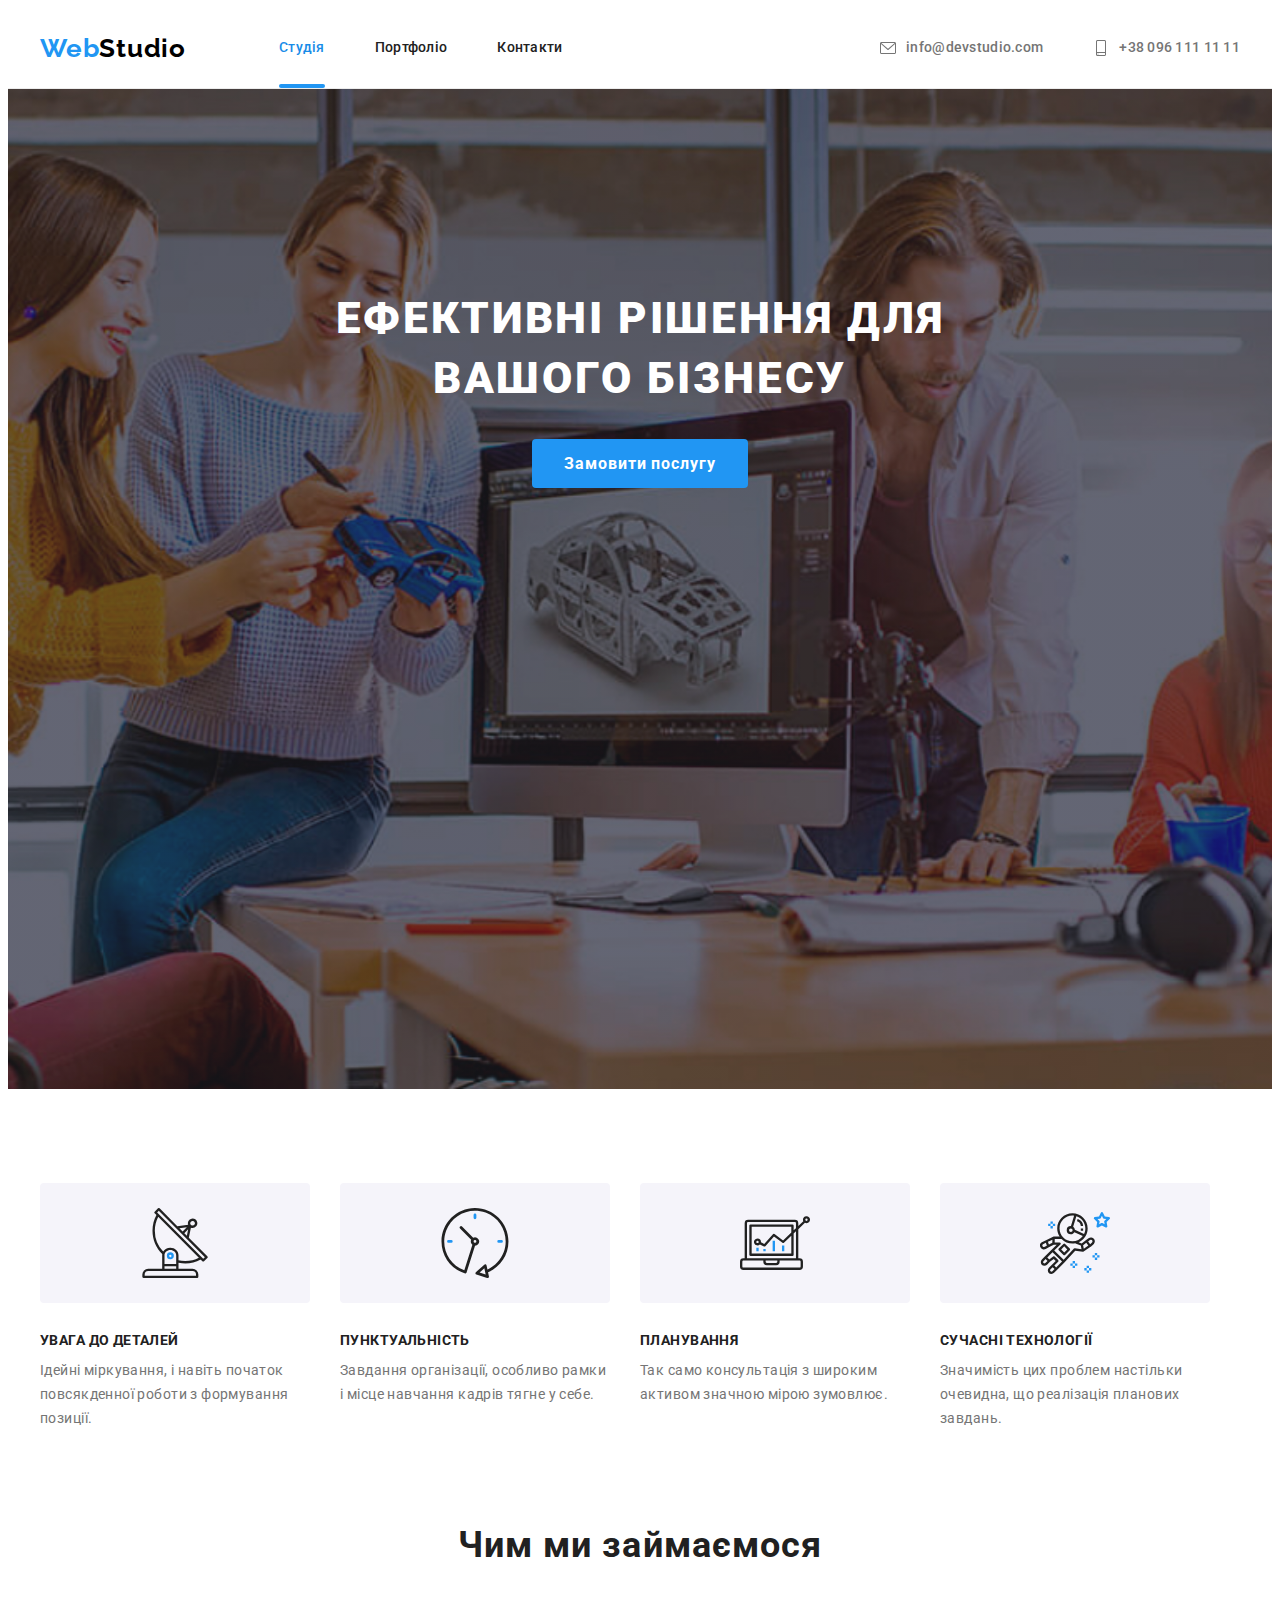
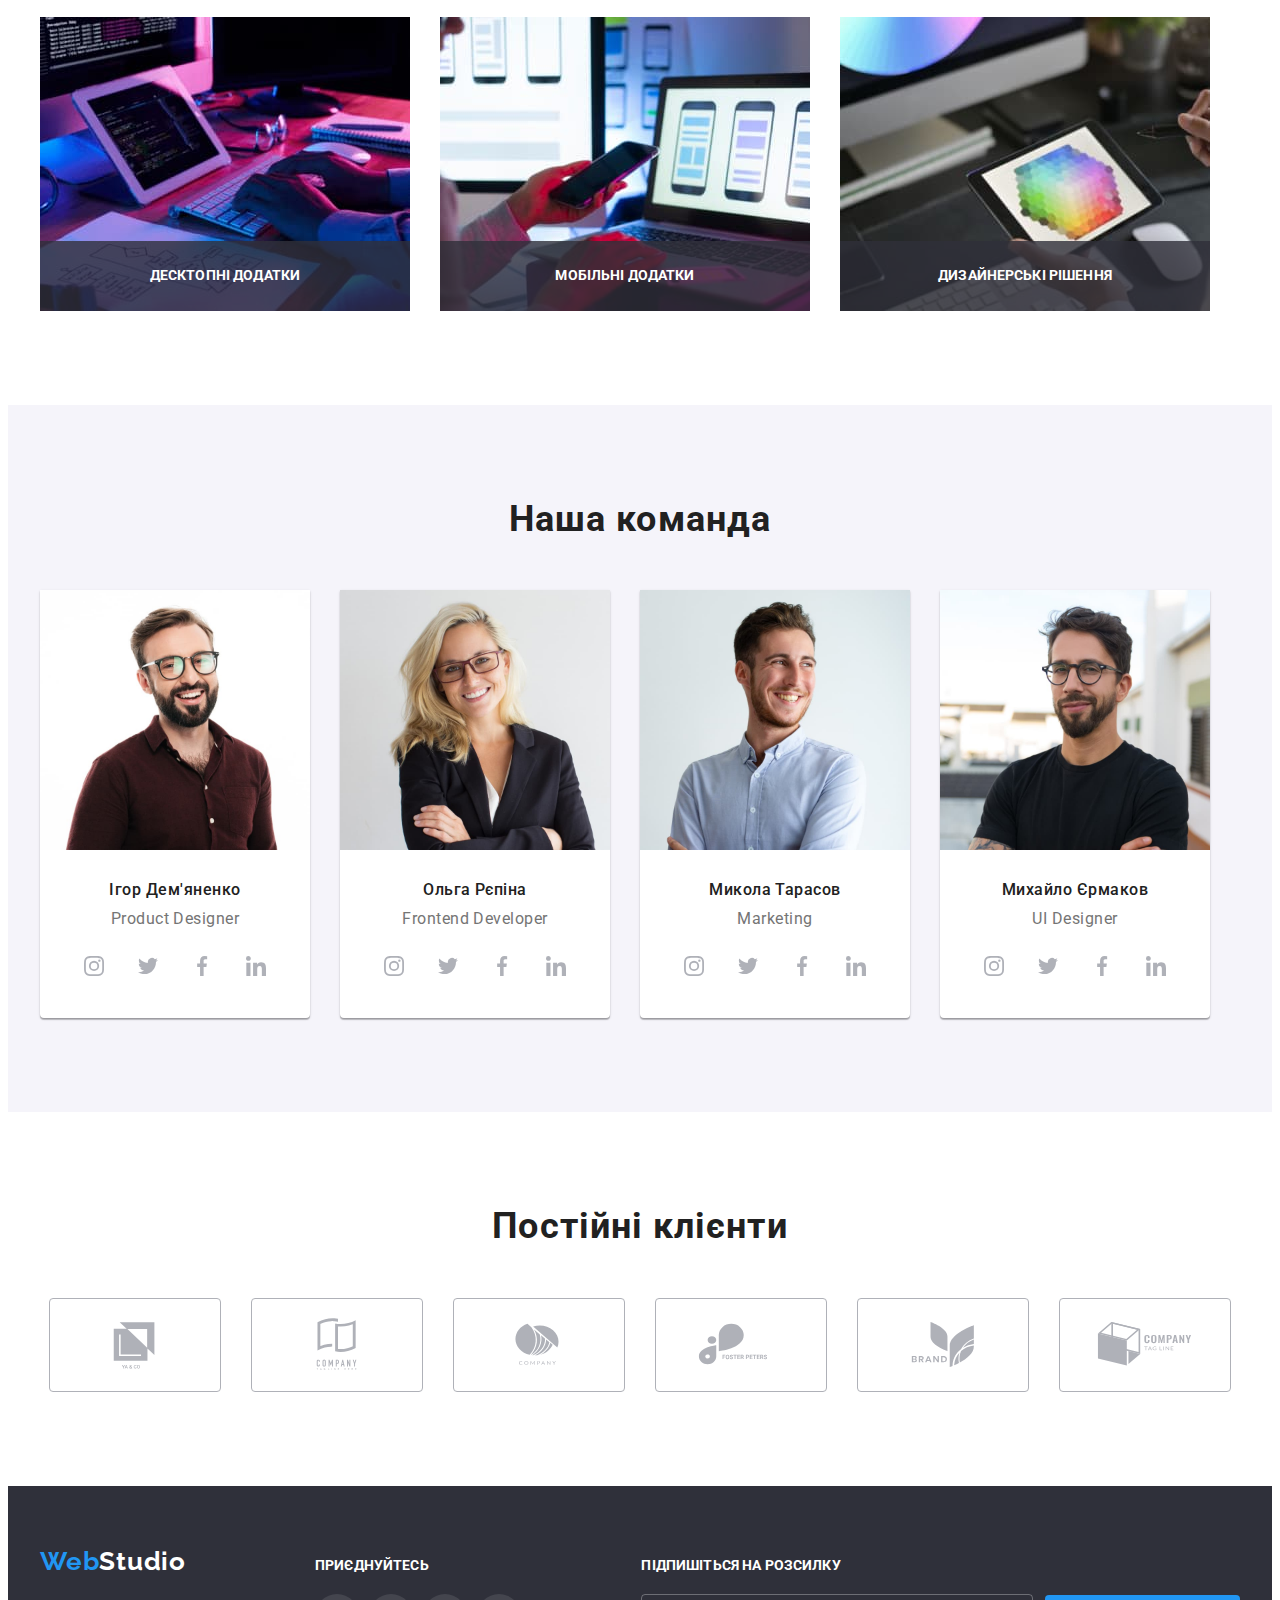
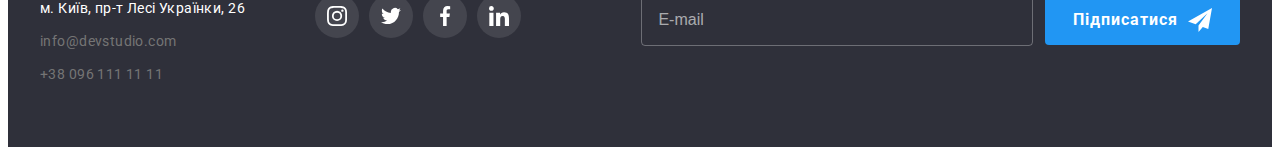
<file: index.html>
<!DOCTYPE html>
<html lang="uk">
  <head>
    <meta charset="UTF-8" />
    <meta http-equiv="X-UA-Compatible" content="IE=edge" />
    <meta name="viewport" content="width=device-width, initial-scale=1.0" />
    <title>Document</title>
    <link rel="preconnect" href="https://fonts.googleapis.com" />
    <link rel="preconnect" href="https://fonts.gstatic.com" crossorigin />
    <link
      href="https://fonts.googleapis.com/css2?family=Raleway:wght@700&family=Roboto:wght@400;500;700;900&display=swap"
      rel="stylesheet"
    />
    <link
      rel="stylesheet"
      href="https://cdnjs.cloudflare.com/ajax/libs/modern-normalize/1.1.0/modern-normalize.min.css"
      integrity="sha512-wpPYUAdjBVSE4KJnH1VR1HeZfpl1ub8YT/NKx4PuQ5NmX2tKuGu6U/JRp5y+Y8XG2tV+wKQpNHVUX03MfMFn9Q=="
      crossorigin="anonymous"
      referrerpolicy="no-referrer"
    />
    <link rel="stylesheet" href="./css/main.min.css" />
  </head>
  <body class="body">
    <header class="header">
      <div class="container header__body">
        <a href="./index.html" class="logo header__logo">
          <span class="logo__accent">Web</span>Studio
        </a>
        <nav class="nav">
          <ul class="nav__menu">
            <li class="nav__item">
              <a href="./index.html" class="nav__link current-page">Студія</a>
            </li>
            <li class="nav__item">
              <a href="./portfolio.html" class="nav__link">Портфоліо</a>
            </li>
            <li class="nav__item">
              <a href="" class="nav__link">Контакти</a>
            </li>
          </ul>
        </nav>
        <ul class="contacts header__contacts">
          <li class="contacts__item">
            <a href="mailto:info@devstudio.com" class="contacts__link">
              <svg class="icon contacts__icon" width="16" height="16">
                <use href="./img/icons.svg#envelope"></use>
              </svg>
              info@devstudio.com
            </a>
          </li>
          <li class="contacts__item">
            <a href="tel:+380961111111" class="contacts__link">
              <svg class="icon contacts__icon" width="16" height="16">
                <use href="./img/icons.svg#smartphone"></use>
              </svg>
              +38 096 111 11 11
            </a>
          </li>
        </ul>
      </div>
    </header>
    <main>
      <section class="hero">
        <div class="container hero__body">
          <h1 class="hero__header">Ефективні рішення для вашого бізнесу</h1>
          <button data-modal-open type="button" class="button hero__button">
            Замовити послугу
          </button>
        </div>
      </section>
      <section class="features section">
        <div class="container">
          <h2 class="visually-hidden">Особливості</h2>
          <ul class="features__list">
            <li class="features__item">
              <div class="features__wrapper">
                <svg class="features__icon" width="70" height="70">
                  <use href="./img/icons.svg#antenna"></use>
                </svg>
              </div>
              <h3 class="features__title">Увага до деталей</h3>
              <p class="features__text">
                Ідейні міркування, і навіть початок повсякденної роботи з формування позиції.
              </p>
            </li>
            <li class="features__item">
              <div class="features__wrapper">
                <svg class="features__icon" width="70" height="70">
                  <use href="./img/icons.svg#clock"></use>
                </svg>
              </div>
              <h3 class="features__title">Пунктуальність</h3>
              <p class="features__text">
                Завдання організації, особливо рамки і місце навчання кадрів тягне у себе.
              </p>
            </li>
            <li class="features__item">
              <div class="features__wrapper">
                <svg class="features__icon" width="70" height="70">
                  <use href="./img/icons.svg#diagram"></use>
                </svg>
              </div>
              <h3 class="features__title">Планування</h3>
              <p class="features__text">
                Так само консультація з широким активом значною мірою зумовлює.
              </p>
            </li>
            <li class="features__item">
              <div class="features__wrapper">
                <svg class="features__icon" width="70" height="70">
                  <use href="./img/icons.svg#astronaut"></use>
                </svg>
              </div>
              <h3 class="features__title">Сучасні технології</h3>
              <p class="features__text">
                Значимість цих проблем настільки очевидна, що реалізація планових завдань.
              </p>
            </li>
          </ul>
        </div>
      </section>
      <section class="services section">
        <div class="container">
          <h2 class="secondary-title services__title">Чим ми займаємося</h2>
          <ul class="services__list">
            <li class="services__item">
              <img src="./img/box-1.jpg" alt="Десктопні додатки" width="370" />
              <p class="services__description">Десктопні додатки</p>
            </li>
            <li class="services__item">
              <img src="./img/box-2.jpg" alt="Мобільні додатки" width="370" />
              <p class="services__description">Мобільні додатки</p>
            </li>
            <li class="services__item">
              <img src="./img/box-3.jpg" alt="Дизайнерські рішення" width="370" />
              <p class="services__description">Дизайнерські рішення</p>
            </li>
          </ul>
        </div>
      </section>
      <section class="people section">
        <div class="container">
          <h2 class="secondary-title people__secondary-title">Наша команда</h2>
          <ul class="people__list">
            <li class="people__item">
              <img src="./img/ihor-demianenko.jpg" alt="Ihor Demianenko" width="270" />
              <div class="people__wrapper">
                <h3 class="people__title people__text">Ігор Дем'яненко</h3>
                <p lang="en" class="people__text">Product Designer</p>
                <ul class="social-links people__social-links">
                  <li class="social-links__item">
                    <a href="#" class="social-link social-links__link" aria-label="instagram">
                      <svg class="icon" width="20" height="20">
                        <use href="./img/icons.svg#instagram"></use>
                      </svg>
                    </a>
                  </li>
                  <li class="social-links__item">
                    <a href="#" class="social-link social-links__link" aria-label="twitter">
                      <svg class="icon" width="20" height="20">
                        <use href="./img/icons.svg#twitter"></use>
                      </svg>
                    </a>
                  </li>
                  <li class="social-links__item">
                    <a href="#" class="social-link social-links__link" aria-label="facebook">
                      <svg class="icon" width="20" height="20">
                        <use href="./img/icons.svg#facebook"></use>
                      </svg>
                    </a>
                  </li>
                  <li class="social-links__item">
                    <a href="#" class="social-link social-links__link" aria-label="linkedin">
                      <svg class="icon" width="20" height="20">
                        <use href="./img/icons.svg#linkedin"></use>
                      </svg>
                    </a>
                  </li>
                </ul>
              </div>
            </li>
            <li class="people__item">
              <img src="./img/olha-repina.jpg" alt="Olha Repina" width="270" />
              <div class="people__wrapper">
                <h3 class="people__title people__text">Ольга Рєпіна</h3>
                <p lang="en" class="people__text">Frontend Developer</p>
                <ul class="social-links people__social-links">
                  <li class="social-links__item">
                    <a href="#" class="social-link social-links__link" aria-label="instagram">
                      <svg class="icon" width="20" height="20">
                        <use href="./img/icons.svg#instagram"></use>
                      </svg>
                    </a>
                  </li>
                  <li class="social-links__item">
                    <a href="#" class="social-link social-links__link" aria-label="twitter">
                      <svg class="icon" width="20" height="20">
                        <use href="./img/icons.svg#twitter"></use>
                      </svg>
                    </a>
                  </li>
                  <li class="social-links__item">
                    <a href="#" class="social-link social-links__link" aria-label="facebook">
                      <svg class="icon" width="20" height="20">
                        <use href="./img/icons.svg#facebook"></use>
                      </svg>
                    </a>
                  </li>
                  <li class="social-links__item">
                    <a href="#" class="social-link social-links__link" aria-label="linkedin">
                      <svg class="icon" width="20" height="20">
                        <use href="./img/icons.svg#linkedin"></use>
                      </svg>
                    </a>
                  </li>
                </ul>
              </div>
            </li>
            <li class="people__item">
              <img src="./img/mykola-tarasov.jpg" alt="Mykola Tarasov" width="270" />
              <div class="people__wrapper">
                <h3 class="people__title people__text">Микола Тарасов</h3>
                <p lang="en" class="people__text">Marketing</p>
                <ul class="social-links people__social-links">
                  <li class="social-links__item">
                    <a href="#" class="social-link social-links__link" aria-label="instagram">
                      <svg class="icon" width="20" height="20">
                        <use href="./img/icons.svg#instagram"></use>
                      </svg>
                    </a>
                  </li>
                  <li class="social-links__item">
                    <a href="#" class="social-link social-links__link" aria-label="twitter">
                      <svg class="icon" width="20" height="20">
                        <use href="./img/icons.svg#twitter"></use>
                      </svg>
                    </a>
                  </li>
                  <li class="social-links__item">
                    <a href="#" class="social-link social-links__link" aria-label="facebook">
                      <svg class="icon" width="20" height="20">
                        <use href="./img/icons.svg#facebook"></use>
                      </svg>
                    </a>
                  </li>
                  <li class="social-links__item">
                    <a href="#" class="social-link social-links__link" aria-label="linkedin">
                      <svg class="icon" width="20" height="20">
                        <use href="./img/icons.svg#linkedin"></use>
                      </svg>
                    </a>
                  </li>
                </ul>
              </div>
            </li>
            <li class="people__item">
              <img src="./img/mykhailo-yermakov.jpg" alt="Mykhailo Yermakov" width="270" />
              <div class="people__wrapper">
                <h3 class="people__title people__text">Михайло Єрмаков</h3>
                <p lang="en" class="people__text">UI Designer</p>
                <ul class="social-links people__social-links">
                  <li class="social-links__item">
                    <a href="#" class="social-link social-links__link" aria-label="instagram">
                      <svg class="icon" width="20" height="20">
                        <use href="./img/icons.svg#instagram"></use>
                      </svg>
                    </a>
                  </li>
                  <li class="social-links__item">
                    <a href="#" class="social-link social-links__link" aria-label="twitter">
                      <svg class="icon" width="20" height="20">
                        <use href="./img/icons.svg#twitter"></use>
                      </svg>
                    </a>
                  </li>
                  <li class="social-links__item">
                    <a href="#" class="social-link social-links__link" aria-label="facebook">
                      <svg class="icon" width="20" height="20">
                        <use href="./img/icons.svg#facebook"></use>
                      </svg>
                    </a>
                  </li>
                  <li class="social-links__item">
                    <a href="#" class="social-link social-links__link" aria-label="linkedin">
                      <svg class="icon" width="20" height="20">
                        <use href="./img/icons.svg#linkedin"></use>
                      </svg>
                    </a>
                  </li>
                </ul>
              </div>
            </li>
          </ul>
        </div>
      </section>
      <section class="customers section">
        <div class="container">
          <h2 class="secondary-title customers__title">Постійні клієнти</h2>
          <ul class="customers__list">
            <li class="customers__item">
              <a href="#" class="customers__link">
                <svg class="icon" width="106" height="60">
                  <use href="./img/icons.svg#client1"></use>
                </svg>
              </a>
            </li>
            <li class="customers__item">
              <a href="#" class="customers__link">
                <svg class="icon" width="106" height="60">
                  <use href="./img/icons.svg#client2"></use>
                </svg>
              </a>
            </li>
            <li class="customers__item">
              <a href="#" class="customers__link">
                <svg class="icon" width="106" height="60">
                  <use href="./img/icons.svg#client3"></use>
                </svg>
              </a>
            </li>
            <li class="customers__item">
              <a href="#" class="customers__link">
                <svg class="icon" width="106" height="60">
                  <use href="./img/icons.svg#client4"></use>
                </svg>
              </a>
            </li>
            <li class="customers__item">
              <a href="#" class="customers__link">
                <svg class="icon" width="106" height="60">
                  <use href="./img/icons.svg#client5"></use>
                </svg>
              </a>
            </li>
            <li class="customers__item">
              <a href="#" class="customers__link">
                <svg class="icon" width="106" height="60">
                  <use href="./img/icons.svg#client6"></use>
                </svg>
              </a>
            </li>
          </ul>
        </div>
      </section>
    </main>
    <footer class="footer">
      <div class="container footer__wrapper">
        <div class="address footer__address">
          <a href="./index.html" class="logo footer__logo"
            ><span class="logo__accent">Web</span>Studio</a
          >
          <address>
            <ul class="address-contacts">
              <li class="address-contacts__item">
                <a
                  href="https://goo.gl/maps/HTSRrRzDhA2f8Xus7"
                  target="_blank"
                  rel="noopener nofollow"
                  class="address-contacts__link address-contacts__address"
                >
                  м. Київ, пр-т Лесі Українки, 26
                </a>
              </li>
              <li class="address-contacts__item">
                <a href="mailto:info@devstudio.com" class="address-contacts__link"
                  >info@devstudio.com</a
                >
              </li>
              <li class="address-contacts__item">
                <a href="tel:+380961111111" class="address-contacts__link">+38 096 111 11 11</a>
              </li>
            </ul>
          </address>
        </div>
        <div class="footer-socials">
          <p class="footer-title footer-socials__footer-title">приєднуйтесь</p>
          <ul class="footer-socials__list">
            <li class="footer-socials__item">
              <a href="#" class="social-link footer-socials__link">
                <svg class="icon footer-socials__icon" width="20" height="20">
                  <use href="./img/icons.svg#instagram"></use>
                </svg>
              </a>
            </li>
            <li class="footer-socials__item">
              <a href="#" class="social-link footer-socials__link">
                <svg class="icon footer-socials__icon" width="20" height="20">
                  <use href="./img/icons.svg#twitter"></use>
                </svg>
              </a>
            </li>
            <li class="footer-socials__item">
              <a href="#" class="social-link footer-socials__link">
                <svg class="icon footer-socials__icon" width="20" height="20">
                  <use href="./img/icons.svg#facebook"></use>
                </svg>
              </a>
            </li>
            <li class="footer-socials__item">
              <a href="#" class="social-link footer-socials__link">
                <svg class="icon footer-socials__icon" width="20" height="20">
                  <use href="./img/icons.svg#linkedin"></use>
                </svg>
              </a>
            </li>
          </ul>
        </div>
        <div class="subscription footer__subscription">
          <p class="footer-title subscription__title">Підпишіться на розсилку</p>
          <form class="subscription-form">
            <input
              type="email"
              name="email"
              id="footer-email"
              placeholder="E-mail"
              class="subscription-form__input"
              required
            />
            <button type="submit" class="button subscription-form__button">
              Підписатися
              <svg class="icon subscription-form__icon" width="24" height="24">
                <use href="./img/icons.svg#send"></use>
              </svg>
            </button>
          </form>
        </div>
      </div>
    </footer>
    <div data-modal class="backdrop is-hidden">
      <div class="modal">
        <button data-modal-close type="button" class="modal__close-button">
          <svg class="icon" width="18" height="18">
            <use href="./img/icons.svg#close"></use>
          </svg>
        </button>
        <form class="modal__form">
          <p class="modal__title">Залиште свої дані, ми вам передзвонимо</p>
          <div class="modal__form-field">
            <label for="modal-name" class="modal__form-label">Ім'я</label>
            <div class="modal__wrap">
              <input
                type="text"
                name="name"
                class="modal__form-input"
                id="modal-name"
                placeholder=" "
                required
              />
              <svg class="icon modal__form-icon" width="18" height="18">
                <use href="./img/icons.svg#person"></use>
              </svg>
            </div>
          </div>
          <div class="modal__form-field">
            <label for="modal-tel" class="modal__form-label">Телефон</label>
            <div class="modal__wrap">
              <input
                type="tel"
                name="tel"
                class="modal__form-input"
                id="modal-tel"
                placeholder=" "
                required
              />
              <svg class="icon modal__form-icon" width="18" height="18">
                <use href="./img/icons.svg#phone"></use>
              </svg>
            </div>
          </div>
          <div class="modal__form-field">
            <label for="modal-email" class="modal__form-label">Пошта</label>
            <div class="modal__wrap">
              <input
                type="email"
                name="email"
                class="modal__form-input"
                id="modal-email"
                placeholder=" "
                required
              />
              <svg class="icon modal__form-icon" width="18" height="18">
                <use href="./img/icons.svg#email"></use>
              </svg>
            </div>
          </div>
          <div class="modal__form-field modal__form-textarea">
            <label for="modal-text" class="modal__form-label">Коментар</label>
            <textarea
              name="comment"
              id="modal-text"
              rows="10"
              class="modal__textarea"
              placeholder="Введіть текст"
            ></textarea>
          </div>
          <div class="modal__form-field modal__contract">
            <label class="modal__contract-label">
              <input
                type="checkbox"
                name="form-contract"
                class="modal__contract-checkbox visually-hidden"
                required
              />
              <svg class="modal__contract-icon" width="16" height="15">
                <use href="./img/icons.svg#check"></use>
              </svg>
              Погоджуюся з розсилкою та приймаю
              <a href="#" class="modal__contract-link">Умови договору</a></label
            >
          </div>
          <button type="submit" class="button modal__button">Відправити</button>
        </form>
      </div>
    </div>
    <script src="./js/modal.js"></script>
  </body>
</html>
</file>
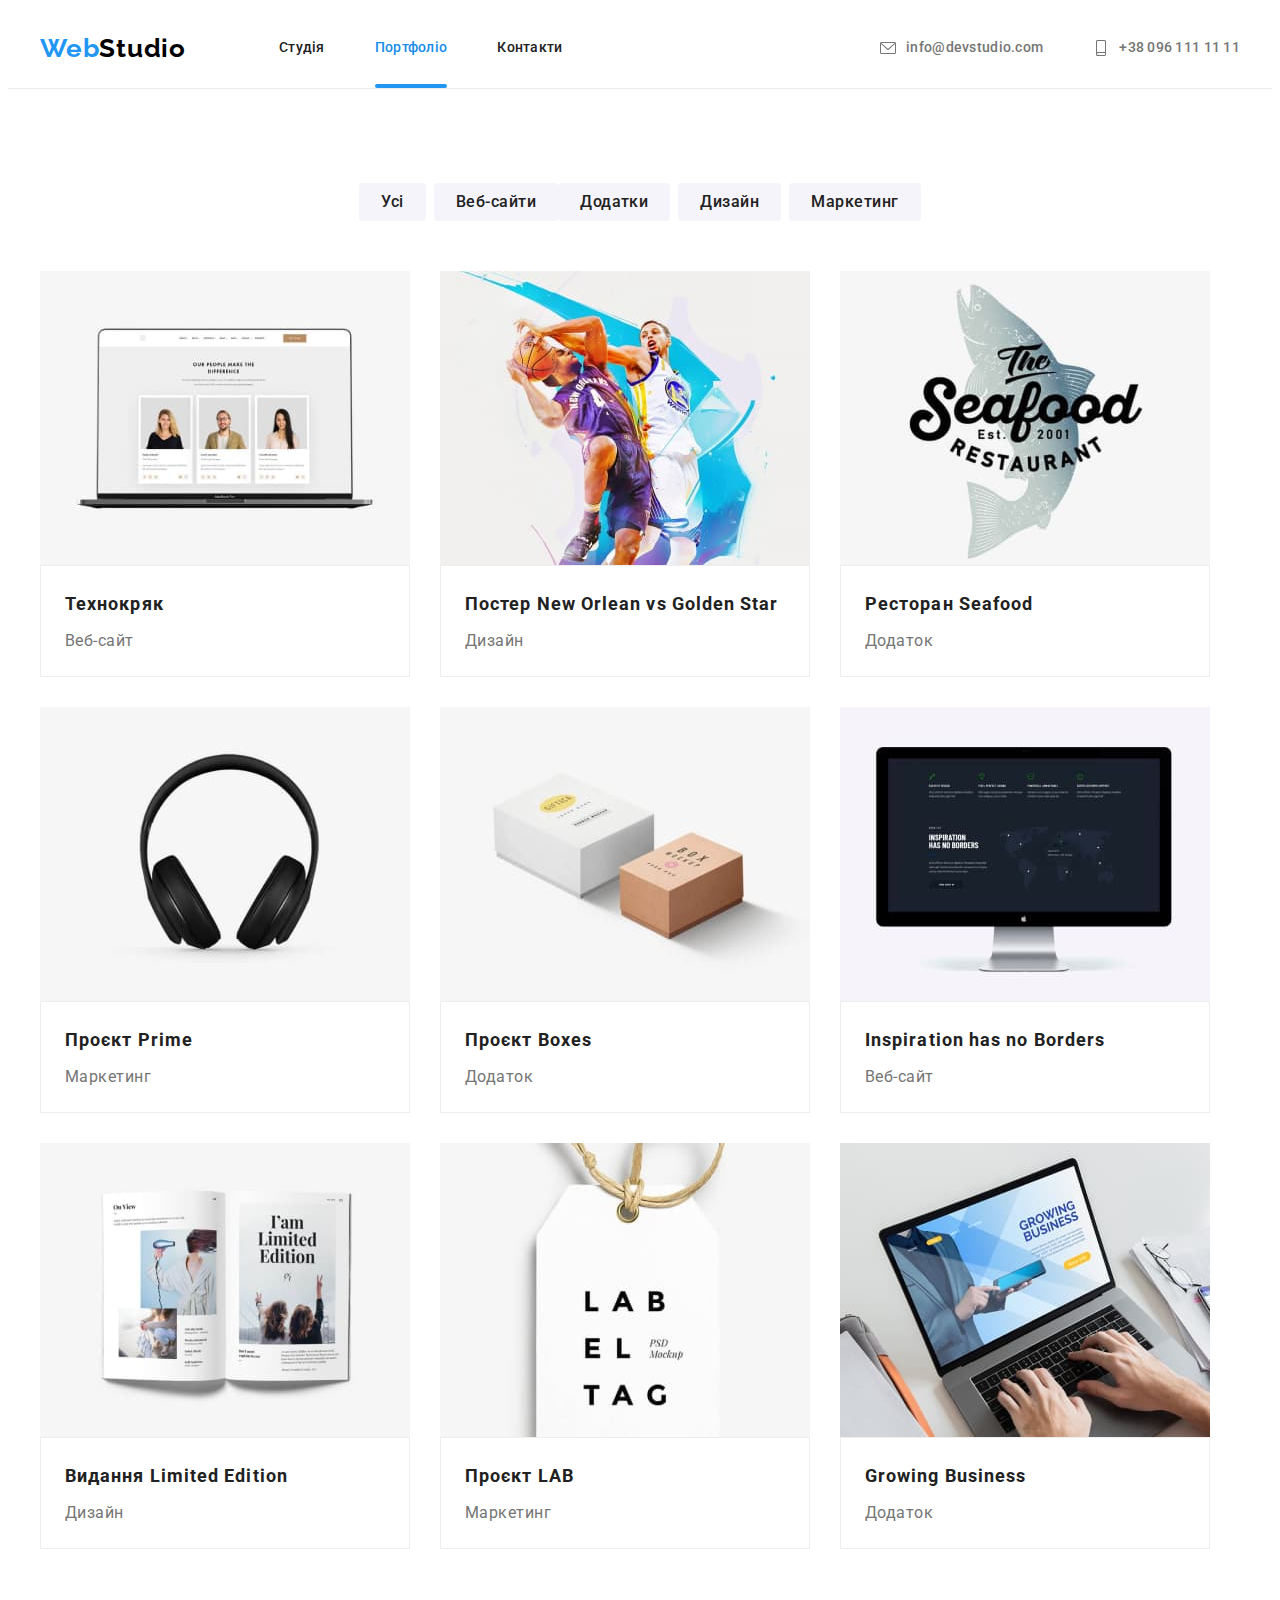
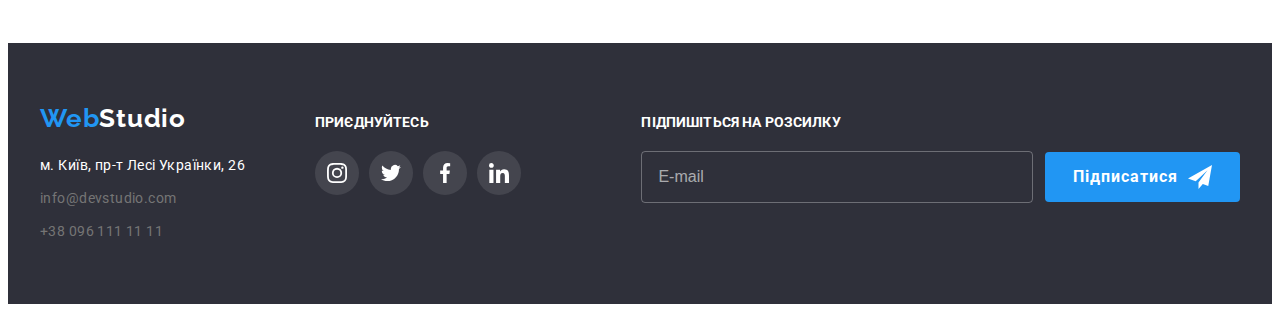
<file: portfolio.html>
<!DOCTYPE html>
<html lang="uk">
  <head>
    <meta charset="UTF-8" />
    <meta http-equiv="X-UA-Compatible" content="IE=edge" />
    <meta name="viewport" content="width=device-width, initial-scale=1.0" />
    <title>Document</title>
    <link rel="preconnect" href="https://fonts.googleapis.com" />
    <link rel="preconnect" href="https://fonts.gstatic.com" crossorigin />
    <link
      href="https://fonts.googleapis.com/css2?family=Raleway:wght@700&family=Roboto:wght@400;500;700;900&display=swap"
      rel="stylesheet"
    />
    <link
      rel="stylesheet"
      href="https://cdnjs.cloudflare.com/ajax/libs/modern-normalize/1.1.0/modern-normalize.min.css"
      integrity="sha512-wpPYUAdjBVSE4KJnH1VR1HeZfpl1ub8YT/NKx4PuQ5NmX2tKuGu6U/JRp5y+Y8XG2tV+wKQpNHVUX03MfMFn9Q=="
      crossorigin="anonymous"
      referrerpolicy="no-referrer"
    />
    <link rel="stylesheet" href="./css/main.min.css" />
  </head>
  <body class="body">
    <header class="header">
      <div class="container header__body">
        <a href="./index.html" class="logo header__logo">
          <span class="logo__accent">Web</span>Studio
        </a>
        <nav class="nav">
          <ul class="nav__menu">
            <li class="nav__item">
              <a href="./index.html" class="nav__link">Студія</a>
            </li>
            <li class="nav__item">
              <a href="./portfolio.html" class="nav__link current-page">Портфоліо</a>
            </li>
            <li class="nav__item">
              <a href="" class="nav__link">Контакти</a>
            </li>
          </ul>
        </nav>
        <ul class="contacts header__contacts">
          <li class="contacts__item">
            <a href="mailto:info@devstudio.com" class="contacts__link">
              <svg class="icon contacts__icon" width="16" height="16">
                <use href="./img/icons.svg#envelope"></use>
              </svg>
              info@devstudio.com
            </a>
          </li>
          <li class="contacts__item">
            <a href="tel:+380961111111" class="contacts__link">
              <svg class="icon contacts__icon" width="16" height="16">
                <use href="./img/icons.svg#smartphone"></use>
              </svg>
              +38 096 111 11 11
            </a>
          </li>
        </ul>
      </div>
    </header>
    <main class="main">
      <section class="portfolio section">
        <div class="container">
          <h1 class="visually-hidden">Роботи студії</h1>
          <ul class="filter-buttons portfolio__filter-buttons">
            <li class="filter-buttons__item">
              <button type="button" class="filter-buttons__button">Усі</button>
            </li>
            <li class="buttons__item">
              <button type="button" class="filter-buttons__button">Веб-сайти</button>
            </li>
            <li class="filter-buttons__item">
              <button type="button" class="filter-buttons__button">Додатки</button>
            </li>
            <li class="filter-buttons__item">
              <button type="button" class="filter-buttons__button">Дизайн</button>
            </li>
            <li class="filter-buttons__item">
              <button type="button" class="filter-buttons__button">Маркетинг</button>
            </li>
          </ul>
          <ul class="products">
            <li>
              <a href="#" class="product">
                <div class="product__wrapper">
                  <img src="./img/tehno-kriak.jpg" alt="Комп'ютер" width="370" />
                  <p class="product__description">
                    Ресурс пропонує комплексні пропозиції з різним рівнем функціоналу та сервісів.
                    Все це дозволить відвідувачу отримати вичерпні відомості про компанію чи
                    приватну особу.
                  </p>
                </div>
                <div class="product__name-wrapper">
                  <h2 class="product__title">Технокряк</h2>
                  <p class="product__text">Веб-сайт</p>
                </div>
              </a>
            </li>
            <li>
              <a href="#" class="product">
                <div class="product__wrapper">
                  <img src="./img/new-orlean-vs-golden-star.jpg" alt="Баскетбол" width="370" />
                  <p class="product__description">
                    Ресурс пропонує комплексні пропозиції з різним рівнем функціоналу та сервісів.
                    Все це дозволить відвідувачу отримати вичерпні відомості про компанію чи
                    приватну особу.
                  </p>
                </div>
                <div div class="product__name-wrapper">
                  <h2 class="product__title">
                    Постер <span lang="en">New Orlean vs Golden Star</span>
                  </h2>
                  <p class="product__text">Дизайн</p>
                </div>
              </a>
            </li>
            <li>
              <a href="#" class="product">
                <div class="product__wrapper">
                  <img src="./img/seafood.jpg" alt="Логотип риба" width="370" class="image" />
                  <p class="product__description">
                    Ресурс пропонує комплексні пропозиції з різним рівнем функціоналу та сервісів.
                    Все це дозволить відвідувачу отримати вичерпні відомості про компанію чи
                    приватну особу.
                  </p>
                </div>
                <div div class="product__name-wrapper">
                  <h2 class="product__title">Ресторан <span lang="en">Seafood</span></h2>
                  <p class="product__text">Додаток</p>
                </div>
              </a>
            </li>
            <li>
              <a href="#" class="product">
                <div class="product__wrapper">
                  <img src="./img/prime.jpg" alt="Навушники" width="370" class="image" />
                  <p class="product__description">
                    Ресурс пропонує комплексні пропозиції з різним рівнем функціоналу та сервісів.
                    Все це дозволить відвідувачу отримати вичерпні відомості про компанію чи
                    приватну особу.
                  </p>
                </div>
                <div div class="product__name-wrapper">
                  <h2 class="product__title">Проєкт <span lang="en">Prime</span></h2>
                  <p class="product__text">Маркетинг</p>
                </div>
              </a>
            </li>
            <li>
              <a href="#" class="product">
                <div class="product__wrapper">
                  <img src="./img/boxes.jpg" alt="Коробки" width="370" class="image" />
                  <p class="product__description">
                    Ресурс пропонує комплексні пропозиції з різним рівнем функціоналу та сервісів.
                    Все це дозволить відвідувачу отримати вичерпні відомості про компанію чи
                    приватну особу.
                  </p>
                </div>
                <div div class="product__name-wrapper">
                  <h2 class="product__title">Проєкт <span lang="en">Boxes</span></h2>
                  <p class="product__text">Додаток</p>
                </div>
              </a>
            </li>
            <li>
              <a href="#" class="product">
                <div class="product__wrapper">
                  <img
                    src="./img/inspiration-has-no-borders.jpg"
                    alt="Монітор"
                    width="370"
                    class="image"
                  />
                  <p class="product__description">
                    Ресурс пропонує комплексні пропозиції з різним рівнем функціоналу та сервісів.
                    Все це дозволить відвідувачу отримати вичерпні відомості про компанію чи
                    приватну особу.
                  </p>
                </div>
                <div div class="product__name-wrapper">
                  <h2 lang="en" class="product__title">Inspiration has no Borders</h2>
                  <p class="product__text">Веб-сайт</p>
                </div>
              </a>
            </li>
            <li>
              <a href="#" class="product">
                <div class="product__wrapper">
                  <img src="./img/limited-edition.jpg" alt="Журнал" width="370" class="image" />
                  <p class="product__description">
                    Ресурс пропонує комплексні пропозиції з різним рівнем функціоналу та сервісів.
                    Все це дозволить відвідувачу отримати вичерпні відомості про компанію чи
                    приватну особу.
                  </p>
                </div>
                <div div class="product__name-wrapper">
                  <h2 class="product__title">Видання <span lang="en">Limited Edition</span></h2>
                  <p class="product__text">Дизайн</p>
                </div>
              </a>
            </li>
            <li>
              <a href="#" class="product">
                <div class="product__wrapper">
                  <img src="./img/lab.jpg" alt="Бірка" width="370" class="image" />
                  <p class="product__description">
                    Ресурс пропонує комплексні пропозиції з різним рівнем функціоналу та сервісів.
                    Все це дозволить відвідувачу отримати вичерпні відомості про компанію чи
                    приватну особу.
                  </p>
                </div>
                <div div class="product__name-wrapper">
                  <h2 class="product__title">Проєкт <span lang="en">LAB</span></h2>
                  <p class="product__text">Маркетинг</p>
                </div>
              </a>
            </li>
            <li>
              <a href="#" class="product">
                <div class="product__wrapper">
                  <img src="./img/growing-business.jpg" alt="Ноутбук" width="370" class="image" />
                  <p class="product__description">
                    Ресурс пропонує комплексні пропозиції з різним рівнем функціоналу та сервісів.
                    Все це дозволить відвідувачу отримати вичерпні відомості про компанію чи
                    приватну особу.
                  </p>
                </div>
                <div div class="product__name-wrapper">
                  <h2 lang="en" class="product__title">Growing Business</h2>
                  <p class="product__text">Додаток</p>
                </div>
              </a>
            </li>
          </ul>
        </div>
      </section>
    </main>
    <footer class="footer">
      <div class="container footer__wrapper">
        <div class="address footer__address">
          <a href="./index.html" class="logo footer__logo"
            ><span class="logo__accent">Web</span>Studio</a
          >
          <address>
            <ul class="address-contacts">
              <li class="address-contacts__item">
                <a
                  href="https://goo.gl/maps/HTSRrRzDhA2f8Xus7"
                  target="_blank"
                  rel="noopener nofollow"
                  class="address-contacts__link address-contacts__address"
                >
                  м. Київ, пр-т Лесі Українки, 26
                </a>
              </li>
              <li class="address-contacts__item">
                <a href="mailto:info@devstudio.com" class="address-contacts__link"
                  >info@devstudio.com</a
                >
              </li>
              <li class="address-contacts__item">
                <a href="tel:+380961111111" class="address-contacts__link">+38 096 111 11 11</a>
              </li>
            </ul>
          </address>
        </div>
        <div class="footer-socials">
          <p class="footer-title footer-socials__footer-title">приєднуйтесь</p>
          <ul class="footer-socials__list">
            <li class="footer-socials__item">
              <a href="#" class="social-link footer-socials__link">
                <svg class="icon footer-socials__icon" width="20" height="20">
                  <use href="./img/icons.svg#instagram"></use>
                </svg>
              </a>
            </li>
            <li class="footer-socials__item">
              <a href="#" class="social-link footer-socials__link">
                <svg class="icon footer-socials__icon" width="20" height="20">
                  <use href="./img/icons.svg#twitter"></use>
                </svg>
              </a>
            </li>
            <li class="footer-socials__item">
              <a href="#" class="social-link footer-socials__link">
                <svg class="icon footer-socials__icon" width="20" height="20">
                  <use href="./img/icons.svg#facebook"></use>
                </svg>
              </a>
            </li>
            <li class="footer-socials__item">
              <a href="#" class="social-link footer-socials__link">
                <svg class="icon footer-socials__icon" width="20" height="20">
                  <use href="./img/icons.svg#linkedin"></use>
                </svg>
              </a>
            </li>
          </ul>
        </div>
        <div class="subscription footer__subscription">
          <p class="footer-title subscription__title">Підпишіться на розсилку</p>
          <form class="subscription-form">
            <input
              type="email"
              name="email"
              id="footer-email"
              placeholder="E-mail"
              class="subscription-form__input"
              required
            />
            <button type="submit" class="button subscription-form__button">
              Підписатися
              <svg class="icon subscription-form__icon" width="24" height="24">
                <use href="./img/icons.svg#send"></use>
              </svg>
            </button>
          </form>
        </div>
      </div>
    </footer>
    <script src="./js/modal.js"></script>
  </body>
</html>
</file>
<file: css/main.min.css>
.visually-hidden{position:absolute;width:1px;height:1px;margin:-1px;border:0;padding:0;white-space:nowrap;-webkit-clip-path:inset(100%);clip-path:inset(100%);clip:rect(0 0 0 0);overflow:hidden}.body{font-family:"Roboto",sans-serif;font-size:14px;color:#757575;background-color:#fff;letter-spacing:.01em}p,h1,h2,h3,h4,h5,h6{margin:0}ul,ol{margin:0;padding-left:0;list-style-type:none}button{cursor:pointer}address{font-style:normal}img{display:block;max-width:100%;height:auto}a{text-decoration:none}.container{width:1200px;padding:0 15px;margin:0 auto}.section{padding-top:94px;padding-bottom:94px}.logo{font-family:"Raleway",sans-serif;font-weight:700;font-size:26px;line-height:1.19;letter-spacing:.03em}.button{border:none;border-radius:4px;font-family:inherit;font-weight:700;font-size:16px;line-height:1.86;text-align:center;letter-spacing:.06em;color:#fff;background-color:#2196f3;transition:background-color 250ms cubic-bezier(0.4, 0, 0.2, 1)}.button:hover,.button:focus{background-color:#188ce8}.secondary-title{font-weight:700;font-size:36px;line-height:1.16;text-align:center;letter-spacing:.03em;color:#212121}.social-link{display:flex;align-items:center;justify-content:center;width:44px;height:44px;border-radius:50%}.icon{fill:currentColor}.header{border-bottom:1px solid #ececec}.header__body{display:flex;align-items:center}.header__logo{margin-right:93px;color:#000}.logo__accent{color:#2196f3}.nav__menu{display:flex}.nav__item:not(:last-child){margin-right:50px}.nav__link{position:relative;display:inline-block;padding:32px 0;font-weight:500;font-size:14px;line-height:1.14;letter-spacing:.02em;color:#212121;transition:color 250ms cubic-bezier(0.4, 0, 0.2, 1)}.nav__link:hover,.nav__link:focus{color:#2196f3}.current-page{color:#188ce8}.current-page::after{content:"";position:absolute;left:0;bottom:0;height:4px;width:100%;background-color:#2196f3;border-radius:2px}.contacts{display:flex}.header__contacts{margin-left:auto}.contacts__item:not(:last-child){margin-right:50px}.contacts__link{display:flex;align-items:center;padding:32px 0;font-weight:500;line-height:1.14;letter-spacing:.02em;color:#757575;transition:color 250ms cubic-bezier(0.4, 0, 0.2, 1)}.contacts__link:hover,.contacts__link:focus{color:#2196f3}.icon{fill:currentColor}.contacts__icon{margin-right:10px}.hero{padding-top:200px;padding-bottom:200px;background-image:linear-gradient(rgba(47, 48, 58, 0.4), rgba(47, 48, 58, 0.4)),url(../img/hero.jpg);background-repeat:no-repeat;background-position:center;background-size:cover;max-width:1600px;height:600px;margin:0 auto}.hero__body{text-align:center}.hero__header{margin:0 auto;margin-bottom:30px;width:696px;font-weight:900;font-size:44px;line-height:1.36;letter-spacing:.06em;text-transform:uppercase;color:#fff}.hero__button{padding:10px 32px}.features__list{display:flex;gap:30px}.features__item{width:270px}.features__wrapper{margin-bottom:30px;width:270px;height:120px;display:flex;align-items:center;justify-content:center;background-color:#f5f4fa;border-radius:4px}.features__title{margin-bottom:10px;font-size:14px;font-weight:700;line-height:1.14;letter-spacing:.03em;text-transform:uppercase;color:#212121}.features__text{line-height:1.71;letter-spacing:.03em}.services{padding-top:0}.services__title{margin-bottom:50px}.services__list{display:flex;gap:30px}.services__item{position:relative}.services__description{position:absolute;bottom:0;width:100%;height:70px;display:flex;align-items:center;justify-content:center;text-transform:uppercase;font-weight:700;line-height:1.14;color:#fff;background:rgba(47,48,58,.8)}.people{background-color:#f5f4fa}.people__secondary-title{margin-bottom:50px}.people__list{display:flex;gap:30px}.people__item{background-color:#fff;box-shadow:0px 1px 3px rgba(0,0,0,.12),0px 1px 1px rgba(0,0,0,.14),0px 2px 1px rgba(0,0,0,.2);border-radius:0px 0px 4px 4px}.people__wrapper{padding:30px 0;margin:0 auto}.people__text{font-size:16px;line-height:1.19;text-align:center;letter-spacing:.03em}.people__title{margin-bottom:10px;font-weight:500;color:#212121}.social-links{display:flex;justify-content:center;gap:10px}.people__social-links{margin-top:16px}.social-links__link{color:#afb1b8;transition:background-color 250ms cubic-bezier(0.4, 0, 0.2, 1),color 250ms cubic-bezier(0.4, 0, 0.2, 1)}.social-links__link:hover,.social-links__link:focus{background-color:#188ce8;color:#fff}.customers__title{margin-bottom:50px}.customers__list{display:flex;justify-content:center;gap:30px}.customers__link{display:flex;justify-content:center;align-items:center;width:170px;height:92px;border:1px solid #afb1b8;border-radius:4px;color:#afb1b8;transition:color 250ms cubic-bezier(0.4, 0, 0.2, 1),border 250ms cubic-bezier(0.4, 0, 0.2, 1)}.customers__link:hover,.customers__link:focus{color:#188ce8;border:1px solid #188ce8}.footer{padding-top:60px;padding-bottom:60px;background-color:#2f303a}.footer__wrapper{display:flex;align-items:baseline}.footer__address{margin-right:70px}.footer__logo{display:inline-block;margin-bottom:20px;color:#fff}.address-contacts__item:not(:last-child){margin-bottom:9px}.address-contacts__link{line-height:1.71;letter-spacing:.03em;font-style:normal;color:#757575;transition:color 250ms cubic-bezier(0.4, 0, 0.2, 1)}.address-contacts__link:hover,.address-contacts__link:focus{color:#188ce8}.address-contacts__address{color:#fff}.footer-title{font-weight:700;line-height:1.14;text-transform:uppercase;color:#fff}.footer-socials__footer-title{margin-bottom:20px}.footer-socials__list{display:flex;align-items:center;gap:10px}.footer-socials__link{color:#fff;background-color:rgba(255,255,255,.1);transition:background-color 250ms cubic-bezier(0.4, 0, 0.2, 1)}.footer-socials__link:hover,.footer-socials__link:focus{background-color:#188ce8}.footer__subscription{margin-left:auto}.subscription__title{display:block;margin-bottom:20px}.subscription-form{display:flex;align-items:center}.subscription-form__input{padding:15px 16px;width:358px;border:1px solid rgba(255,255,255,.3);border-radius:4px;background-color:rgba(0,0,0,0);outline:rgba(0,0,0,0);font-size:16px;line-height:1.25;color:#fff;transition:border 250ms cubic-bezier(0.4, 0, 0.2, 1)}.subscription-form__input::-moz-placeholder{color:rgba(255,255,255,.6);font-size:16px;line-height:1.25}.subscription-form__input:-ms-input-placeholder{color:rgba(255,255,255,.6);font-size:16px;line-height:1.25}.subscription-form__input::placeholder{color:rgba(255,255,255,.6);font-size:16px;line-height:1.25}.subscription-form__input:focus{border:1px solid #2196f3}.subscription-form__button{display:flex;align-items:center;justify-content:center;padding:10px 28px;margin-left:12px}.subscription-form__icon{margin-left:10px}.backdrop{position:fixed;top:0;left:0;height:100%;width:100%;background:rgba(0,0,0,.2);transition:opacity 250ms cubic-bezier(0.4, 0, 0.2, 1),visibility 250ms cubic-bezier(0.4, 0, 0.2, 1)}.modal{position:absolute;top:50%;left:50%;transform:translate(-50%, -50%);width:528px;height:581px;transition:transform 250ms cubic-bezier(0.4, 0, 0.2, 1);background-color:#fff;box-shadow:0px 1px 3px rgba(0,0,0,.12),0px 1px 1px rgba(0,0,0,.14),0px 2px 1px rgba(0,0,0,.2);border-radius:4px}.backdrop.is-hidden .modal{transform:translate(-50%, -50%) scale(0)}.modal__close-button{position:absolute;right:8px;top:8px;width:30px;height:30px;display:flex;align-items:center;justify-content:center;transition:color 250ms cubic-bezier(0.4, 0, 0.2, 1);color:#000;background-color:#fff;border:1px solid rgba(0,0,0,.1);border-radius:50%}.modal__close-button:hover,.modal__close-button:focus{color:#2196f3}.backdrop.is-hidden{visibility:hidden;opacity:0;pointer-events:none}.modal__form{padding:40px}.modal__title{text-align:center;margin-bottom:12px;font-weight:700;font-size:20px;line-height:1.15;letter-spacing:.03em;color:#212121}.modal__form-field{position:relative;margin-bottom:10px}.modal__form-label{display:block;margin-bottom:4px;font-size:12px;line-height:1.16;letter-spacing:.01em}.modal__wrap{position:relative}.modal__form-input{width:100%;height:40px;padding-left:35px;border:1px solid rgba(33,33,33,.2);border-radius:4px;outline:none;transition:border 250ms cubic-bezier(0.4, 0, 0.2, 1)}.modal__form-input::-moz-placeholder{font-size:12px;line-height:1.16;letter-spacing:.01em;color:rgba(117,117,117,.5)}.modal__form-input:-ms-input-placeholder{font-size:12px;line-height:1.16;letter-spacing:.01em;color:rgba(117,117,117,.5)}.modal__form-input::placeholder{font-size:12px;line-height:1.16;letter-spacing:.01em;color:rgba(117,117,117,.5)}.modal__form-input:focus{border:1px solid #2196f3}.modal__form-icon{position:absolute;left:12px;top:50%;transform:translateY(-50%);transition:fill 250ms cubic-bezier(0.4, 0, 0.2, 1)}.modal__form-input:focus~.modal__form-icon{fill:#2196f3}.modal__form-textarea{margin-bottom:20px}.modal__textarea{width:100%;height:120px;padding:12px 16px;resize:none;border:1px solid rgba(33,33,33,.2);border-radius:4px;outline:none;transition:border 250ms cubic-bezier(0.4, 0, 0.2, 1)}.modal__textarea:focus{border:1px solid #2196f3}.modal__contract{margin-bottom:30px}.modal__contract-label{display:flex;align-items:center;justify-content:center;line-height:1.71;letter-spacing:.03em}.modal__contract-icon{display:inline-flex;justify-content:center;align-items:center;margin-right:7px;border:2px solid #212121;border-radius:2px;fill:#fff}.modal__contract-checkbox:checked~.modal__contract-icon{background-color:#2196f3;border:none}.modal__contract-checkbox:focus~.modal__contract-icon{outline:1px solid #2196f3}.modal__contract-link{margin-left:5px;text-decoration:underline;color:#2196f3}.modal__button{display:block;margin:0 auto;width:200px;height:50px;transition:background-color 250ms cubic-bezier(0.4, 0, 0.2, 1)}.filter-buttons{display:flex;justify-content:center}.portfolio__filter-buttons{margin-bottom:50px}.filter-buttons__item:not(:last-child){margin-right:8px}.filter-buttons__button{padding:6px 22px;font-family:inherit;font-weight:500;font-size:16px;line-height:1.62;text-align:center;letter-spacing:.03em;color:#212121;background-color:#f5f4fa;border:none;border-radius:4px;cursor:pointer;transition:background-color 250ms cubic-bezier(0.4, 0, 0.2, 1),color 250ms cubic-bezier(0.4, 0, 0.2, 1),box-shadow 250ms cubic-bezier(0.4, 0, 0.2, 1)}.filter-buttons__button:hover,.filter-buttons__button:focus{background-color:#188ce8;color:#fff;box-shadow:0px 3px 1px rgba(0,0,0,.1),0px 1px 2px rgba(0,0,0,.08),0px 2px 2px rgba(0,0,0,.12)}.products{display:flex;flex-wrap:wrap;gap:30px}.product{display:inline-block;flex-basis:calc((100% - 60px)/3);transition:box-shadow 250ms cubic-bezier(0.4, 0, 0.2, 1)}.product:hover,.product:focus{box-shadow:0px 1px 1px rgba(0,0,0,.12),0px 4px 4px rgba(0,0,0,.06),1px 4px 6px rgba(0,0,0,.16)}.product__wrapper{position:relative;overflow:hidden}.product__description{position:absolute;top:100%;left:0;width:100%;height:100%;padding:63px 24px;transition:transform 250ms cubic-bezier(0.4, 0, 0.2, 1);font-size:18px;line-height:1.56;letter-spacing:.03em;color:#fff;background:rgba(33,150,243,.9)}.product:hover .product__description,.product:focus .product__description{transform:translateY(-100%)}.product__name-wrapper{padding:20px 24px;border:1px solid #eee}.product__title{margin-bottom:4px;font-weight:700;font-size:18px;line-height:2;letter-spacing:.06em;color:#212121}.product__text{font-size:16px;line-height:1.88;letter-spacing:.03em;color:#757575}/*# sourceMappingURL=main.min.css.map */
</file>
